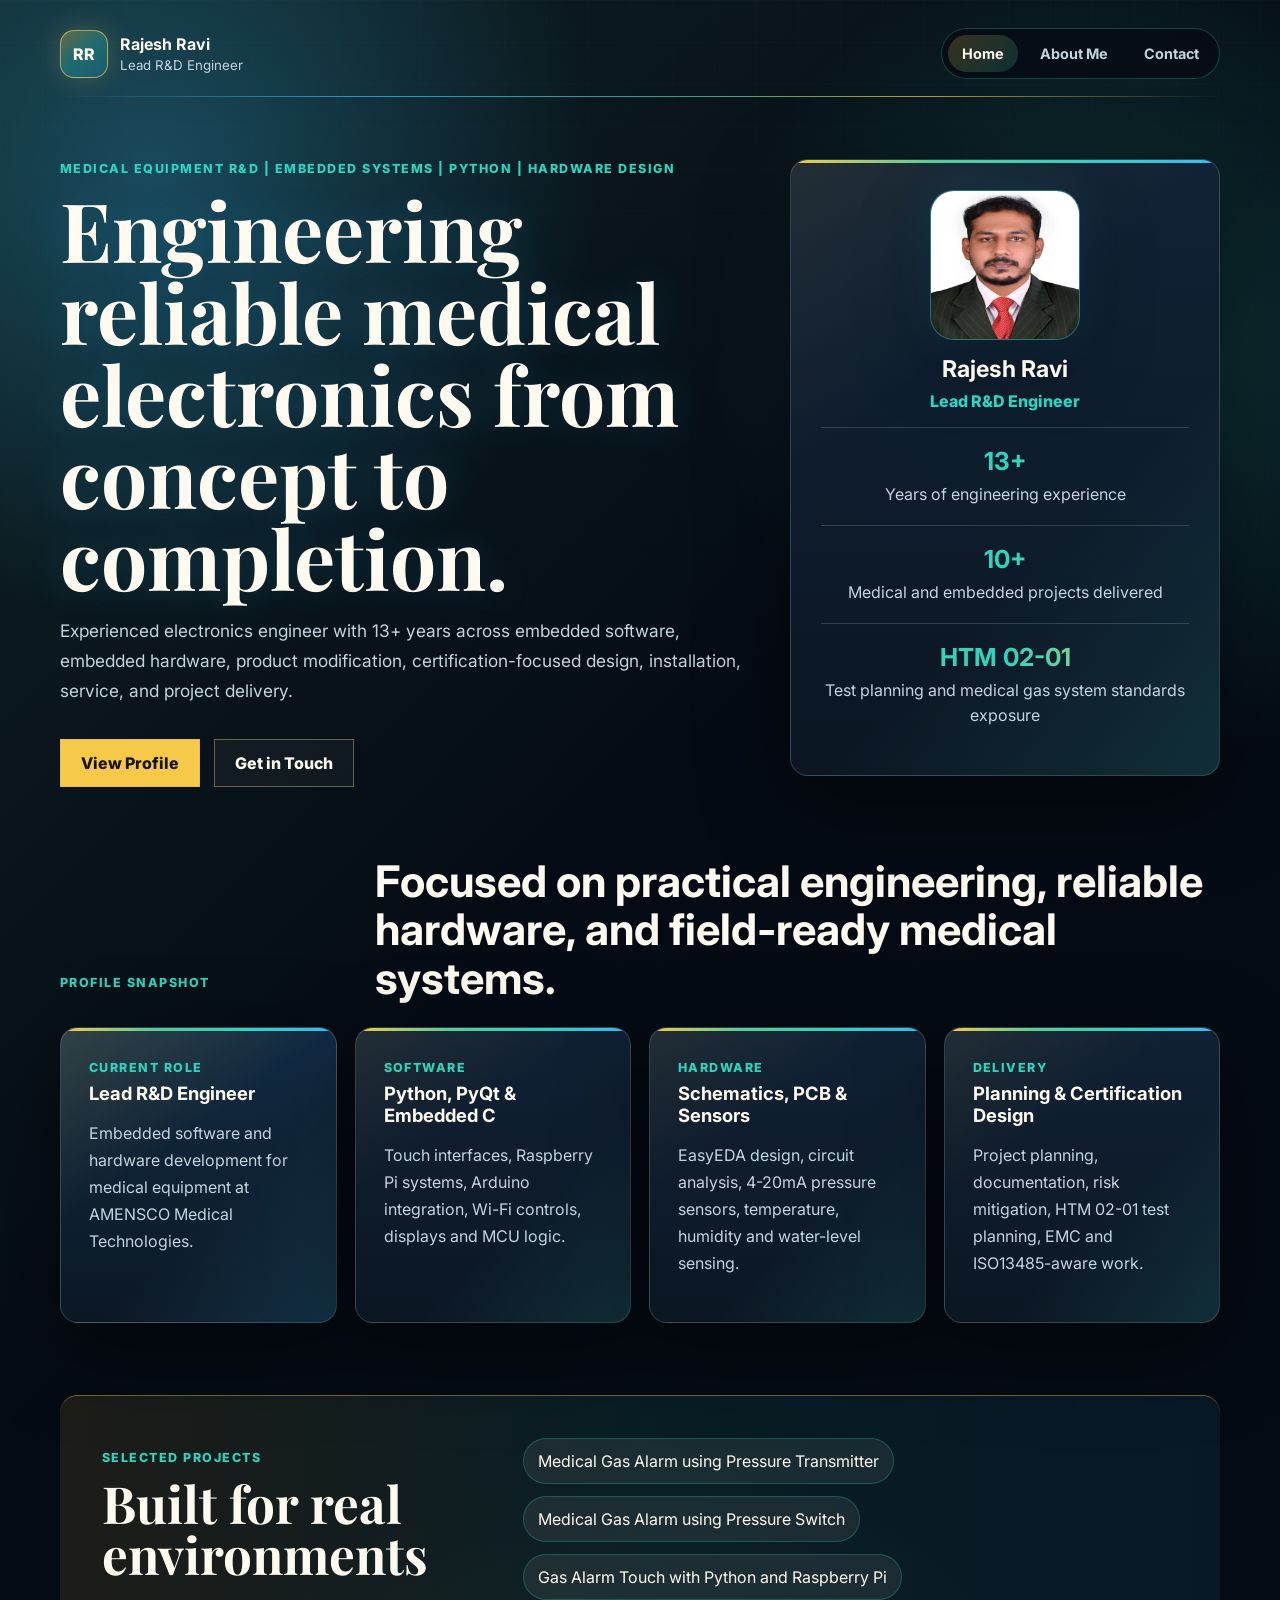
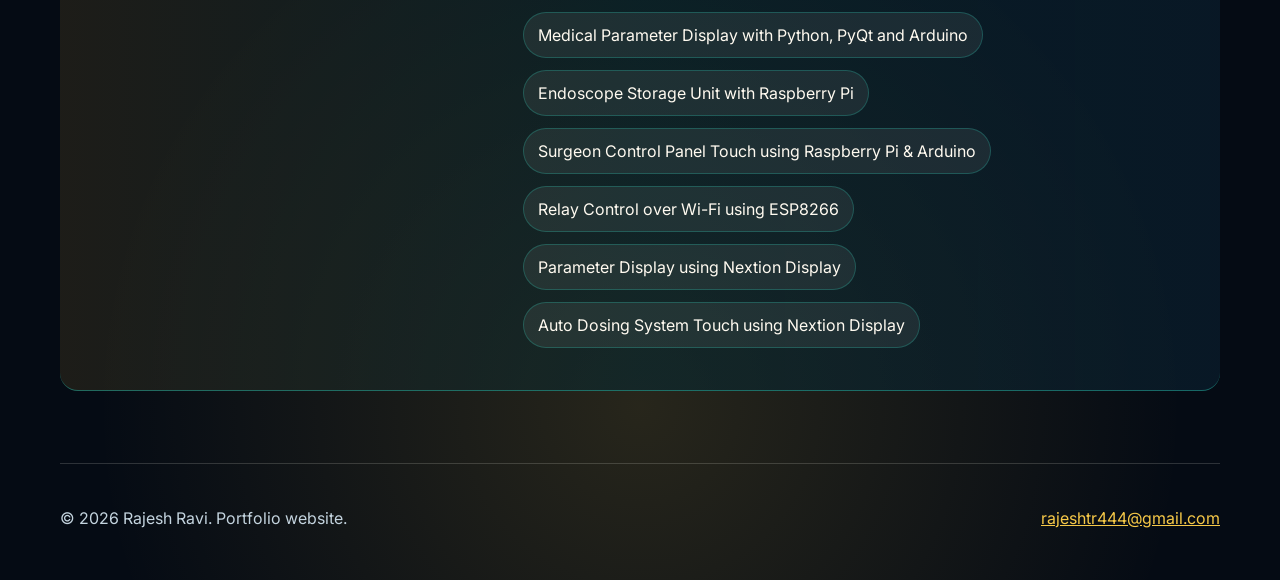
<file: index.html>
<!DOCTYPE html>
<html lang="en">
<head>
  <meta charset="UTF-8">
  <meta name="viewport" content="width=device-width, initial-scale=1.0">
  <title>Rajesh Ravi | Lead R&amp;D Engineer</title>
  <link rel="preconnect" href="https://fonts.googleapis.com">
  <link rel="preconnect" href="https://fonts.gstatic.com" crossorigin>
  <link href="https://fonts.googleapis.com/css2?family=Inter:wght@400;500;600;700;800&family=Playfair+Display:wght@700&display=swap" rel="stylesheet">
  <link rel="stylesheet" href="styles.css">
</head>
<body>
  <header class="site-header">
    <a class="brand" href="index.html" aria-label="Rajesh Ravi home">
      <span class="brand-mark">RR</span>
      <span>
        <strong>Rajesh Ravi</strong>
        <small>Lead R&amp;D Engineer</small>
      </span>
    </a>
    <nav class="main-nav" aria-label="Primary navigation">
      <a class="active" href="index.html">Home</a>
      <a href="about.html">About Me</a>
      <a href="contact.html">Contact</a>
    </nav>
  </header>

  <main>
    <section class="hero-section">
      <div class="hero-copy">
        <p class="eyebrow">Medical Equipment R&amp;D | Embedded Systems | Python | Hardware Design</p>
        <h1>Engineering reliable medical electronics from concept to completion.</h1>
        <p class="hero-lead">
          Experienced electronics engineer with 13+ years across embedded software, embedded hardware,
          product modification, certification-focused design, installation, service, and project delivery.
        </p>
        <div class="hero-actions">
          <a class="btn primary" href="about.html">View Profile</a>
          <a class="btn ghost" href="contact.html">Get in Touch</a>
        </div>
      </div>

      <aside class="hero-panel" aria-label="Professional highlights">
        <figure class="profile-frame hero-photo">
          <img src="rajesh-ravi-photo.jpg" alt="Portrait of Rajesh Ravi">
        </figure>
        <h2>Rajesh Ravi</h2>
        <p class="profile-title">Lead R&amp;D Engineer</p>
        <div class="metric">
          <strong>13+</strong>
          <span>Years of engineering experience</span>
        </div>
        <div class="metric">
          <strong>10+</strong>
          <span>Medical and embedded projects delivered</span>
        </div>
        <div class="metric">
          <strong>HTM 02-01</strong>
          <span>Test planning and medical gas system standards exposure</span>
        </div>
      </aside>
    </section>

    <section class="modern-overview">
      <div class="section-heading">
        <p class="eyebrow">Profile Snapshot</p>
        <h2>Focused on practical engineering, reliable hardware, and field-ready medical systems.</h2>
      </div>
      <div class="overview-grid">
        <article class="feature-card highlight-card">
          <span class="card-label">Current Role</span>
          <h3>Lead R&amp;D Engineer</h3>
          <p>Embedded software and hardware development for medical equipment at AMENSCO Medical Technologies.</p>
        </article>
        <article class="feature-card">
          <span class="card-label">Software</span>
          <h3>Python, PyQt &amp; Embedded C</h3>
          <p>Touch interfaces, Raspberry Pi systems, Arduino integration, Wi-Fi controls, displays and MCU logic.</p>
        </article>
        <article class="feature-card">
          <span class="card-label">Hardware</span>
          <h3>Schematics, PCB &amp; Sensors</h3>
          <p>EasyEDA design, circuit analysis, 4-20mA pressure sensors, temperature, humidity and water-level sensing.</p>
        </article>
        <article class="feature-card">
          <span class="card-label">Delivery</span>
          <h3>Planning &amp; Certification Design</h3>
          <p>Project planning, documentation, risk mitigation, HTM 02-01 test planning, EMC and ISO13485-aware work.</p>
        </article>
      </div>
    </section>

    <section class="timeline-band">
      <div>
        <p class="eyebrow">Selected Projects</p>
        <h2>Built for real environments</h2>
      </div>
      <div class="project-list">
        <span>Medical Gas Alarm using Pressure Transmitter</span>
        <span>Medical Gas Alarm using Pressure Switch</span>
        <span>Gas Alarm Touch with Python and Raspberry Pi</span>
        <span>Medical Parameter Display with Python, PyQt and Arduino</span>
        <span>Endoscope Storage Unit with Raspberry Pi</span>
        <span>Surgeon Control Panel Touch using Raspberry Pi & Arduino</span>
        <span>Relay Control over Wi-Fi using ESP8266</span>
        <span>Parameter Display using Nextion Display</span>
        <span>Auto Dosing System Touch using Nextion Display</span>
      </div>
    </section>
  </main>

  <footer class="site-footer">
    <p>&copy; 2026 Rajesh Ravi. Portfolio website.</p>
    <a href="mailto:rajeshtr444@gmail.com">rajeshtr444@gmail.com</a>
  </footer>
</body>
</html>
</file>
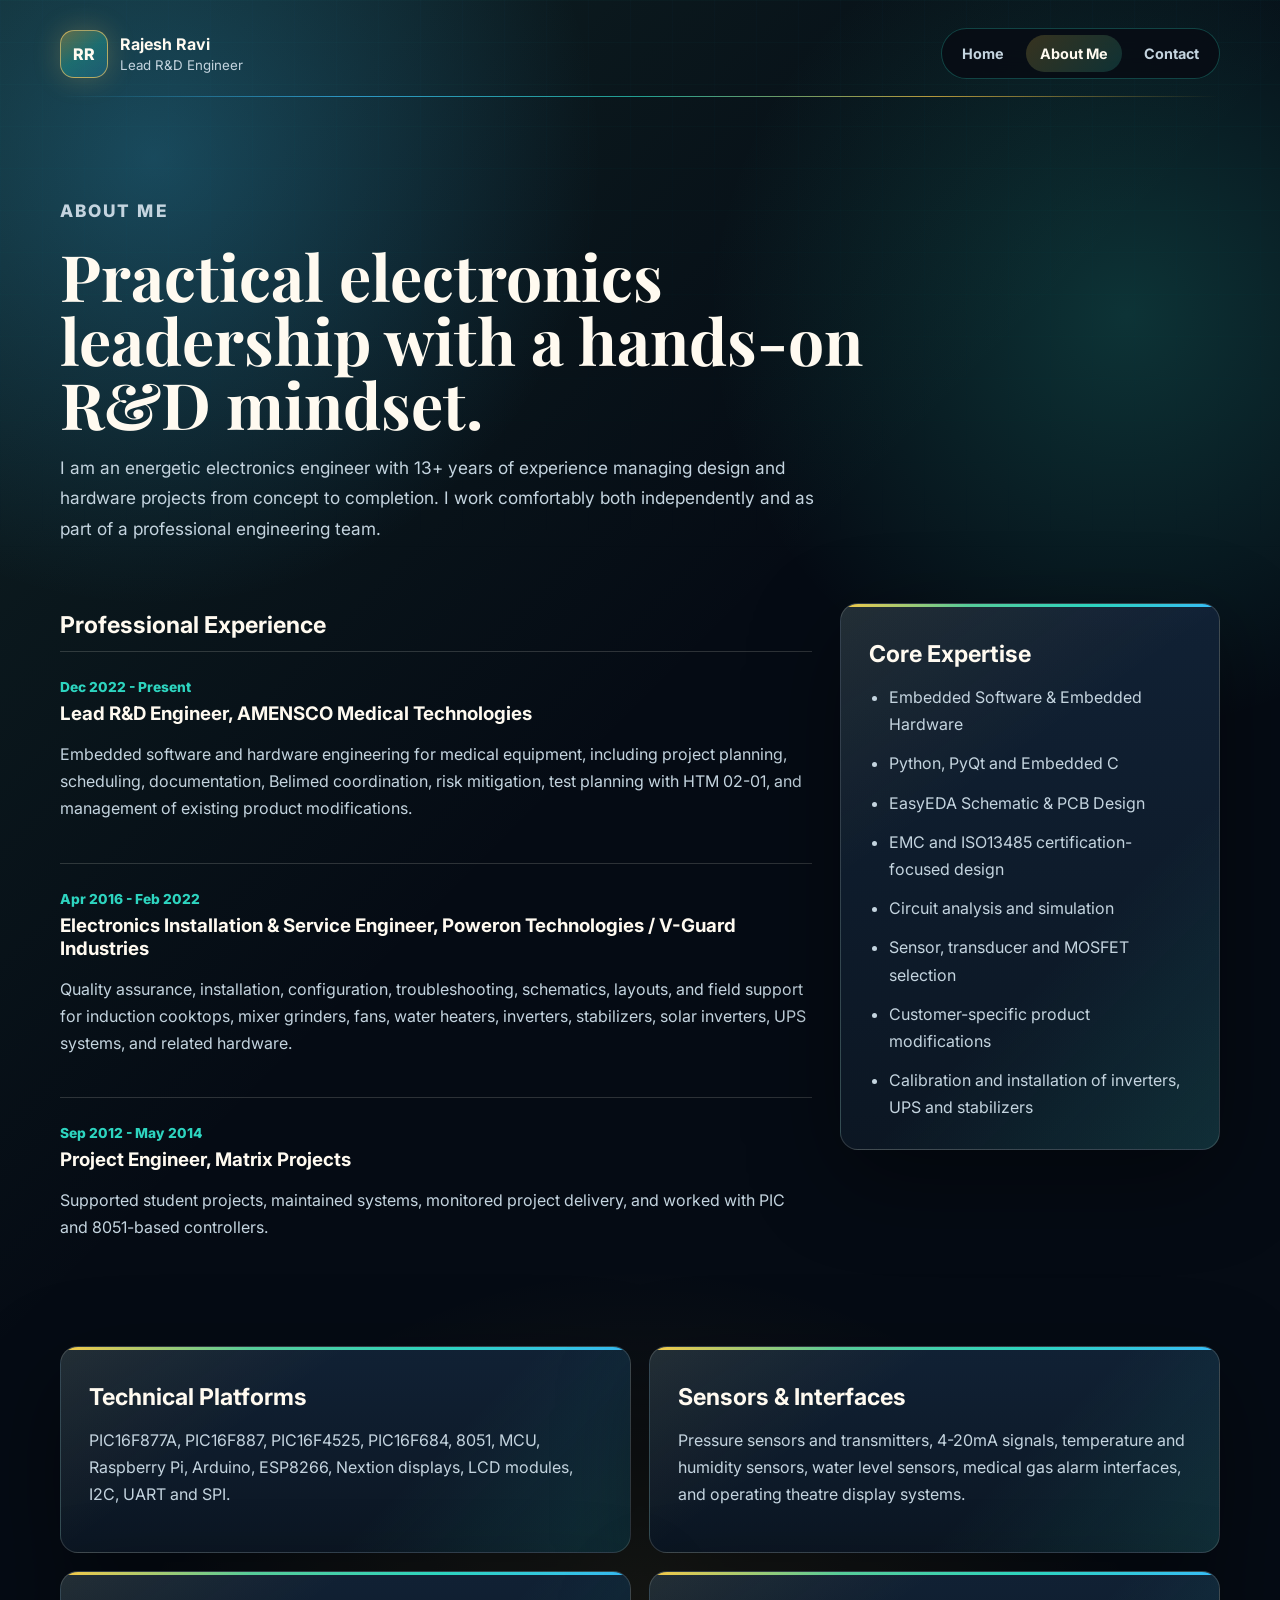
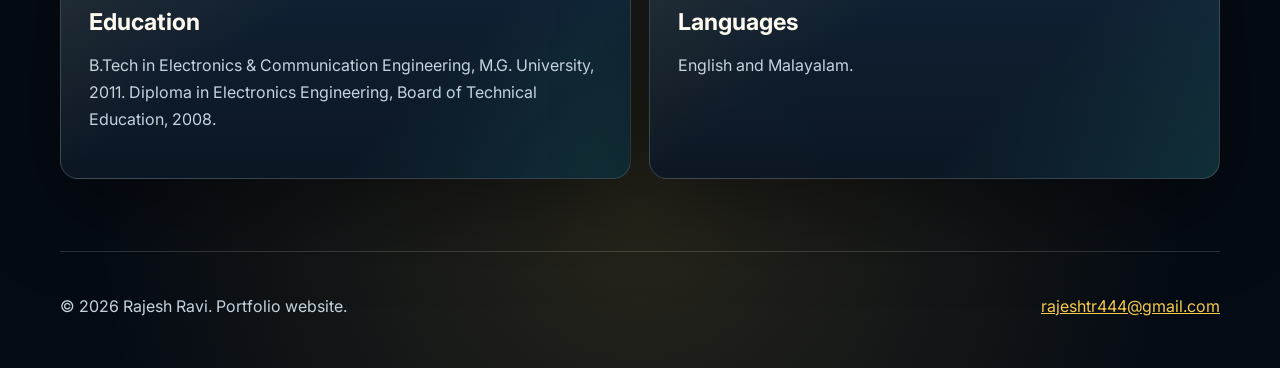
<file: about.html>
<!DOCTYPE html>
<html lang="en">
<head>
  <meta charset="UTF-8">
  <meta name="viewport" content="width=device-width, initial-scale=1.0">
  <title>About Me | Rajesh Ravi</title>
  <link rel="preconnect" href="https://fonts.googleapis.com">
  <link rel="preconnect" href="https://fonts.gstatic.com" crossorigin>
  <link href="https://fonts.googleapis.com/css2?family=Inter:wght@400;500;600;700;800&family=Playfair+Display:wght@700&display=swap" rel="stylesheet">
  <link rel="stylesheet" href="styles.css">
</head>
<body>
  <header class="site-header">
    <a class="brand" href="index.html" aria-label="Rajesh Ravi home">
      <span class="brand-mark">RR</span>
      <span>
        <strong>Rajesh Ravi</strong>
        <small>Lead R&amp;D Engineer</small>
      </span>
    </a>
    <nav class="main-nav" aria-label="Primary navigation">
      <a href="index.html">Home</a>
      <a class="active" href="about.html">About Me</a>
      <a href="contact.html">Contact</a>
    </nav>
  </header>

  <main class="content-page">
    <section class="page-title">
      <p class="eyebrow">About Me</p>
      <h1>Practical electronics leadership with a hands-on R&amp;D mindset.</h1>
      <p>
        I am an energetic electronics engineer with 13+ years of experience managing design and hardware
        projects from concept to completion. I work comfortably both independently and as part of a
        professional engineering team.
      </p>
    </section>

    <section class="split-layout">
      <div>
        <h2>Professional Experience</h2>
        <div class="experience-item">
          <span>Dec 2022 - Present</span>
          <h3>Lead R&amp;D Engineer, AMENSCO Medical Technologies</h3>
          <p>
            Embedded software and hardware engineering for medical equipment, including project planning,
            scheduling, documentation, Belimed coordination, risk mitigation, test planning with HTM 02-01,
            and management of existing product modifications.
          </p>
        </div>
        <div class="experience-item">
          <span>Apr 2016 - Feb 2022</span>
          <h3>Electronics Installation &amp; Service Engineer, Poweron Technologies / V-Guard Industries</h3>
          <p>
            Quality assurance, installation, configuration, troubleshooting, schematics, layouts, and field
            support for induction cooktops, mixer grinders, fans, water heaters, inverters, stabilizers,
            solar inverters, UPS systems, and related hardware.
          </p>
        </div>
        <div class="experience-item">
          <span>Sep 2012 - May 2014</span>
          <h3>Project Engineer, Matrix Projects</h3>
          <p>
            Supported student projects, maintained systems, monitored project delivery, and worked with
            PIC and 8051-based controllers.
          </p>
        </div>
      </div>

      <aside class="skill-panel">
        <h2>Core Expertise</h2>
        <ul class="skill-list">
          <li>Embedded Software &amp; Embedded Hardware</li>
          <li>Python, PyQt and Embedded C</li>
          <li>EasyEDA Schematic &amp; PCB Design</li>
          <li>EMC and ISO13485 certification-focused design</li>
          <li>Circuit analysis and simulation</li>
          <li>Sensor, transducer and MOSFET selection</li>
          <li>Customer-specific product modifications</li>
          <li>Calibration and installation of inverters, UPS and stabilizers</li>
        </ul>
      </aside>
    </section>

    <section class="details-grid">
      <article>
        <h2>Technical Platforms</h2>
        <p>
          PIC16F877A, PIC16F887, PIC16F4525, PIC16F684, 8051, MCU, Raspberry Pi, Arduino,
          ESP8266, Nextion displays, LCD modules, I2C, UART and SPI.
        </p>
      </article>
      <article>
        <h2>Sensors &amp; Interfaces</h2>
        <p>
          Pressure sensors and transmitters, 4-20mA signals, temperature and humidity sensors,
          water level sensors, medical gas alarm interfaces, and operating theatre display systems.
        </p>
      </article>
      <article>
        <h2>Education</h2>
        <p>
          B.Tech in Electronics &amp; Communication Engineering, M.G. University, 2011.
          Diploma in Electronics Engineering, Board of Technical Education, 2008.
        </p>
      </article>
      <article>
        <h2>Languages</h2>
        <p>English and Malayalam.</p>
      </article>
    </section>
  </main>

  <footer class="site-footer">
    <p>&copy; 2026 Rajesh Ravi. Portfolio website.</p>
    <a href="mailto:rajeshtr444@gmail.com">rajeshtr444@gmail.com</a>
  </footer>
</body>
</html>
</file>
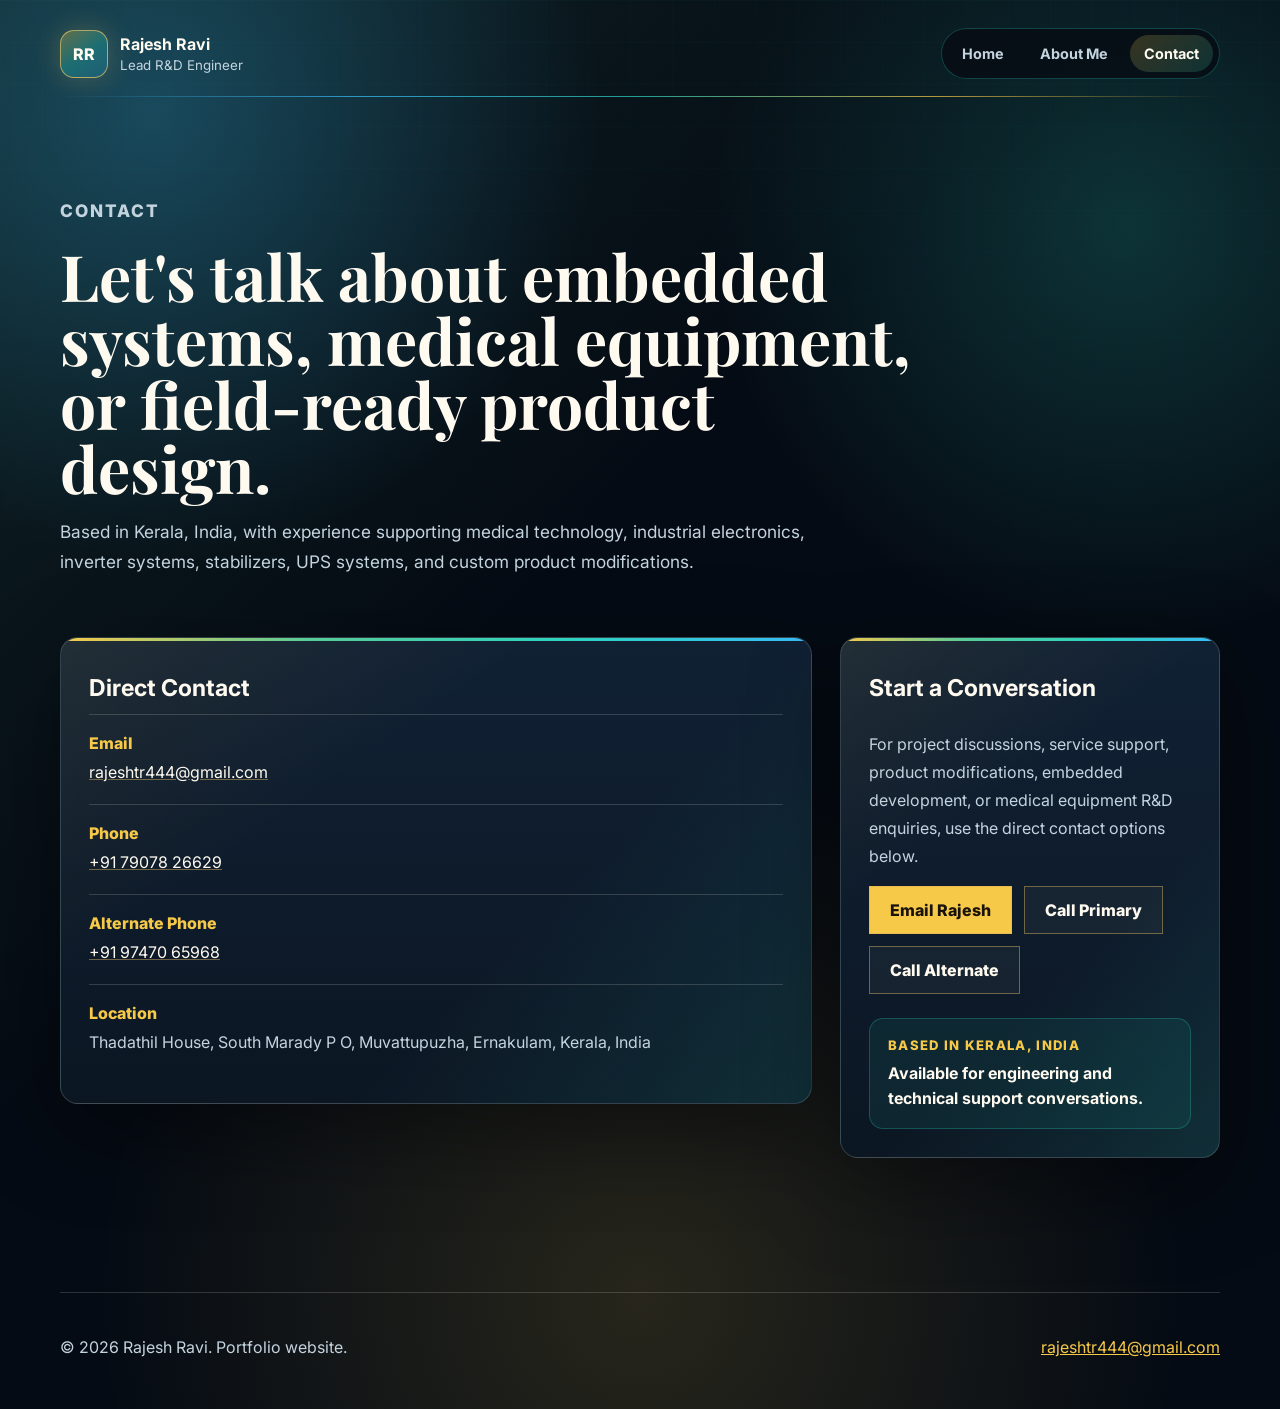
<file: contact.html>
<!DOCTYPE html>
<html lang="en">
<head>
  <meta charset="UTF-8">
  <meta name="viewport" content="width=device-width, initial-scale=1.0">
  <title>Contact | Rajesh Ravi</title>
  <link rel="preconnect" href="https://fonts.googleapis.com">
  <link rel="preconnect" href="https://fonts.gstatic.com" crossorigin>
  <link href="https://fonts.googleapis.com/css2?family=Inter:wght@400;500;600;700;800&family=Playfair+Display:wght@700&display=swap" rel="stylesheet">
  <link rel="stylesheet" href="styles.css">
</head>
<body>
  <header class="site-header">
    <a class="brand" href="index.html" aria-label="Rajesh Ravi home">
      <span class="brand-mark">RR</span>
      <span>
        <strong>Rajesh Ravi</strong>
        <small>Lead R&amp;D Engineer</small>
      </span>
    </a>
    <nav class="main-nav" aria-label="Primary navigation">
      <a href="index.html">Home</a>
      <a href="about.html">About Me</a>
      <a class="active" href="contact.html">Contact</a>
    </nav>
  </header>

  <main class="content-page contact-page">
    <section class="page-title">
      <p class="eyebrow">Contact</p>
      <h1>Let's talk about embedded systems, medical equipment, or field-ready product design.</h1>
      <p>
        Based in Kerala, India, with experience supporting medical technology, industrial electronics,
        inverter systems, stabilizers, UPS systems, and custom product modifications.
      </p>
    </section>

    <section class="contact-layout">
      <div class="contact-card">
        <h2>Direct Contact</h2>
        <dl>
          <div>
            <dt>Email</dt>
            <dd><a href="mailto:rajeshtr444@gmail.com">rajeshtr444@gmail.com</a></dd>
          </div>
          <div>
            <dt>Phone</dt>
            <dd><a href="tel:+917907826629">+91 79078 26629</a></dd>
          </div>
          <div>
            <dt>Alternate Phone</dt>
            <dd><a href="tel:+919747065968">+91 97470 65968</a></dd>
          </div>
          <div>
            <dt>Location</dt>
            <dd>Thadathil House, South Marady P O, Muvattupuzha, Ernakulam, Kerala, India</dd>
          </div>
        </dl>
      </div>

      <div class="contact-form contact-action-panel">
        <h2>Start a Conversation</h2>
        <p>
          For project discussions, service support, product modifications, embedded development, or medical
          equipment R&amp;D enquiries, use the direct contact options below.
        </p>
        <div class="contact-actions">
          <a class="btn primary" href="mailto:rajeshtr444@gmail.com?subject=Portfolio%20Enquiry">Email Rajesh</a>
          <a class="btn ghost" href="tel:+917907826629">Call Primary</a>
          <a class="btn ghost" href="tel:+919747065968">Call Alternate</a>
        </div>
        <div class="response-note">
          <span>Based in Kerala, India</span>
          <strong>Available for engineering and technical support conversations.</strong>
        </div>
      </div>
    </section>
  </main>

  <footer class="site-footer">
    <p>&copy; 2026 Rajesh Ravi. Portfolio website.</p>
    <a href="mailto:rajeshtr444@gmail.com">rajeshtr444@gmail.com</a>
  </footer>
</body>
</html>
</file>
<file: styles.css>
:root {
  color-scheme: dark;
  --bg: #050b14;
  --panel: #0c1724;
  --panel-soft: #112236;
  --ink: #fffaf0;
  --muted: #c4d4df;
  --line: rgba(255, 250, 240, 0.16);
  --gold: #f7c948;
  --coral: #ff8a5b;
  --cyan: #2dd4bf;
  --violet: #5eead4;
  --green: #57cc99;
  --blue: #38bdf8;
  --shadow: 0 28px 90px rgba(0, 0, 0, 0.42);
  --radius: 18px;
}

* {
  box-sizing: border-box;
}

body {
  margin: 0;
  min-height: 100vh;
  background:
    radial-gradient(circle at 12% 8%, rgba(56, 189, 248, 0.28), transparent 28rem),
    radial-gradient(circle at 88% 16%, rgba(45, 212, 191, 0.2), transparent 26rem),
    radial-gradient(circle at 50% 92%, rgba(247, 201, 72, 0.14), transparent 34rem),
    linear-gradient(135deg, rgba(87, 204, 153, 0.12), transparent 42%),
    var(--bg);
  color: var(--ink);
  font-family: Inter, system-ui, -apple-system, BlinkMacSystemFont, "Segoe UI", sans-serif;
  font-size: 16px;
}

body::before {
  content: "";
  position: fixed;
  inset: 0;
  pointer-events: none;
  opacity: 0.13;
  background-image:
    linear-gradient(rgba(45, 212, 191, 0.22) 1px, transparent 1px),
    linear-gradient(90deg, rgba(56, 189, 248, 0.16) 1px, transparent 1px);
  background-size: 42px 42px;
  mask-image: linear-gradient(to bottom, black, transparent 72%);
}

a {
  color: inherit;
}

.site-header,
.site-footer,
main {
  width: min(1160px, calc(100% - 40px));
  margin: 0 auto;
}

.site-header {
  display: flex;
  align-items: center;
  justify-content: space-between;
  gap: 24px;
  padding: 28px 0;
  position: relative;
  z-index: 2;
}

.site-header::after {
  content: "";
  position: absolute;
  left: 0;
  right: 0;
  bottom: 10px;
  height: 1px;
  background: linear-gradient(90deg, transparent, var(--blue), var(--cyan), var(--gold), transparent);
  opacity: 0.72;
}

.brand {
  display: inline-flex;
  align-items: center;
  gap: 12px;
  text-decoration: none;
}

.brand-mark {
  display: grid;
  place-items: center;
  width: 48px;
  height: 48px;
  border: 1px solid rgba(255, 209, 102, 0.62);
  background: linear-gradient(145deg, rgba(247, 201, 72, 0.34), rgba(45, 212, 191, 0.3), rgba(56, 189, 248, 0.2));
  color: var(--ink);
  font-weight: 800;
  box-shadow: 0 0 28px rgba(255, 209, 102, 0.22);
  border-radius: 14px;
}

.brand strong,
.brand small {
  display: block;
}

.brand small {
  color: var(--muted);
  margin-top: 3px;
}

.main-nav {
  display: flex;
  align-items: center;
  gap: 8px;
  padding: 6px;
  border: 1px solid rgba(45, 212, 191, 0.28);
  background: rgba(7, 9, 17, 0.72);
  backdrop-filter: blur(18px);
  border-radius: 999px;
}

.main-nav a {
  padding: 10px 14px;
  color: var(--muted);
  text-decoration: none;
  font-weight: 700;
  font-size: 0.9rem;
  border-radius: 999px;
}

.main-nav a:hover,
.main-nav a.active {
  background: linear-gradient(135deg, rgba(247, 201, 72, 0.2), rgba(45, 212, 191, 0.18));
  color: var(--ink);
}

.hero-section {
  display: grid;
  grid-template-columns: minmax(0, 1fr) minmax(320px, 430px);
  gap: 44px;
  min-height: 70vh;
  align-items: center;
  padding: 42px 0 70px;
  position: relative;
  z-index: 1;
}

.hero-copy h1,
.page-title h1 {
  margin: 0;
  max-width: 860px;
  font-family: "Playfair Display", Georgia, serif;
  font-size: clamp(2.9rem, 6.4vw, 5.4rem);
  line-height: 1;
  letter-spacing: 0;
}

.hero-copy h1 {
  text-shadow: 0 0 42px rgba(56, 189, 248, 0.2);
}

.eyebrow,
.card-label {
  color: var(--cyan);
  font-size: 0.78rem;
  font-weight: 800;
  letter-spacing: 0.12em;
  text-transform: uppercase;
}

.hero-lead,
.page-title p {
  max-width: 760px;
  color: var(--muted);
  font-size: 1.08rem;
  line-height: 1.75;
}

.hero-actions {
  display: flex;
  flex-wrap: wrap;
  gap: 14px;
  margin-top: 32px;
}

.btn {
  display: inline-flex;
  align-items: center;
  justify-content: center;
  min-height: 48px;
  padding: 0 20px;
  border: 1px solid rgba(214, 173, 97, 0.48);
  color: var(--ink);
  text-decoration: none;
  font-weight: 800;
  cursor: pointer;
}

.btn.primary {
  background: var(--gold);
  color: #19130b;
}

.btn.ghost {
  background: rgba(246, 240, 228, 0.04);
}

.hero-panel,
.feature-card,
.skill-panel,
.details-grid article,
.contact-card,
.contact-form {
  border: 1px solid rgba(255, 250, 240, 0.15);
  background:
    linear-gradient(145deg, rgba(247, 201, 72, 0.08), transparent 34%),
    linear-gradient(315deg, rgba(45, 212, 191, 0.13), transparent 38%),
    linear-gradient(180deg, rgba(17, 34, 54, 0.97), rgba(12, 23, 36, 0.97));
  box-shadow: var(--shadow);
  border-radius: var(--radius);
}

.feature-card,
.details-grid article,
.contact-card,
.contact-form,
.skill-panel,
.hero-panel {
  position: relative;
  overflow: hidden;
}

.feature-card::before,
.details-grid article::before,
.contact-card::before,
.contact-form::before,
.skill-panel::before,
.hero-panel::before {
  content: "";
  position: absolute;
  inset: 0 0 auto;
  height: 3px;
  background: linear-gradient(90deg, var(--gold), var(--green), var(--cyan), var(--blue));
}

.hero-panel {
  padding: 30px;
  text-align: center;
}

.profile-frame {
  margin: 0;
  border: 1px solid rgba(45, 212, 191, 0.38);
  background:
    linear-gradient(145deg, rgba(247, 201, 72, 0.16), rgba(45, 212, 191, 0.12)),
    var(--panel-soft);
  box-shadow: 0 22px 70px rgba(0, 0, 0, 0.34), 0 0 42px rgba(56, 189, 248, 0.14);
  overflow: hidden;
  border-radius: 24px;
}

.profile-frame img {
  display: block;
  width: 100%;
  height: 100%;
  object-fit: cover;
  object-position: center top;
}

.hero-photo {
    width: 150px;
    height: 150px;
    margin: 0 auto 15px;
}


.profile-title {
  margin: -4px 0 16px;
  color: var(--cyan);
  font-weight: 800;
}

.circuit-art {
  position: relative;
  height: 230px;
  margin-bottom: 26px;
  overflow: hidden;
  border: 1px solid rgba(45, 212, 191, 0.36);
  background:
    radial-gradient(circle at 26% 34%, rgba(247, 201, 72, 0.82) 0 5px, transparent 6px),
    radial-gradient(circle at 62% 58%, rgba(45, 212, 191, 0.78) 0 5px, transparent 6px),
    radial-gradient(circle at 78% 28%, rgba(56, 189, 248, 0.78) 0 4px, transparent 5px),
    linear-gradient(90deg, transparent 14%, rgba(247, 201, 72, 0.58) 14% 15%, transparent 15%),
    linear-gradient(0deg, transparent 44%, rgba(45, 212, 191, 0.56) 44% 45%, transparent 45%),
    linear-gradient(135deg, rgba(56, 189, 248, 0.3), rgba(45, 212, 191, 0.2), rgba(247, 201, 72, 0.12));
  box-shadow: inset 0 0 50px rgba(56, 189, 248, 0.17);
}

.circuit-art span {
  position: absolute;
  border: 1px solid rgba(255, 250, 240, 0.2);
  background: rgba(7, 9, 17, 0.46);
  box-shadow: 0 0 30px rgba(45, 212, 191, 0.18);
}

.circuit-art span:nth-child(1) {
  width: 86px;
  height: 58px;
  left: 22px;
  top: 28px;
}

.circuit-art span:nth-child(2) {
  width: 120px;
  height: 78px;
  right: 28px;
  top: 46px;
}

.circuit-art span:nth-child(3) {
  width: 64px;
  height: 64px;
  left: 52px;
  bottom: 34px;
}

.circuit-art span:nth-child(4) {
  width: 92px;
  height: 36px;
  right: 58px;
  bottom: 42px;
}

.metric {
  display: grid;
  gap: 6px;
  padding: 18px 0;
  border-top: 1px solid var(--line);
}

.metric strong {
  background: linear-gradient(90deg, var(--green), var(--cyan), var(--gold));
  -webkit-background-clip: text;
  background-clip: text;
  color: transparent;
  font-size: 1.55rem;
}

.metric span {
  color: var(--muted);
  line-height: 1.55;
}

.section-grid,
.details-grid {
  display: grid;
  grid-template-columns: repeat(3, minmax(0, 1fr));
  gap: 18px;
  padding-bottom: 72px;
}

.modern-overview {
  padding-bottom: 72px;
}

.section-heading {
  display: grid;
  grid-template-columns: 0.34fr 1fr;
  gap: 28px;
  align-items: end;
  margin-bottom: 24px;
}

.section-heading h2 {
  margin: 0;
  max-width: 850px;
  font-size: clamp(1.7rem, 3.4vw, 3rem);
  line-height: 1.12;
}

.overview-grid {
  display: grid;
  grid-template-columns: repeat(4, minmax(0, 1fr));
  gap: 18px;
}

.feature-card,
.details-grid article {
  padding: 28px;
}

.feature-card h3 {
  font-size: 1.15rem;
}

.highlight-card {
  background:
    linear-gradient(145deg, rgba(247, 201, 72, 0.14), transparent 40%),
    linear-gradient(315deg, rgba(56, 189, 248, 0.16), transparent 42%),
    linear-gradient(180deg, rgba(18, 45, 70, 0.98), rgba(12, 23, 36, 0.98));
}

h2,
h3,
p {
  overflow-wrap: anywhere;
}

h2 {
  margin: 8px 0 12px;
  font-size: 1.45rem;
}

h3 {
  margin: 6px 0 10px;
  color: var(--ink);
}

.feature-card p,
.details-grid p,
.experience-item p,
.skill-list,
.contact-card dd {
  color: var(--muted);
  line-height: 1.7;
}

.timeline-band {
  display: grid;
  grid-template-columns: 0.6fr 1fr;
  gap: 28px;
  align-items: start;
  padding: 42px;
  margin-bottom: 72px;
  border-top: 1px solid rgba(247, 201, 72, 0.42);
  border-bottom: 1px solid rgba(45, 212, 191, 0.42);
  background:
    linear-gradient(90deg, rgba(247, 201, 72, 0.1), rgba(45, 212, 191, 0.1), rgba(56, 189, 248, 0.08)),
    rgba(5, 11, 20, 0.62);
  border-radius: var(--radius);
}

.timeline-band h2 {
  font-family: "Playfair Display", Georgia, serif;
  font-size: clamp(2rem, 4vw, 3.7rem);
  line-height: 1;
}

.project-list {
  display: flex;
  flex-wrap: wrap;
  gap: 12px;
}

.project-list span {
  border: 1px solid rgba(45, 212, 191, 0.26);
  background: rgba(255, 250, 240, 0.07);
  color: var(--ink);
  padding: 12px 14px;
  border-radius: 999px;
}

.content-page {
  position: relative;
  z-index: 1;
}

.page-title {
  padding: 72px 0 42px;
}

.page-title h1 {
  font-size: clamp(2.35rem, 5vw, 4.6rem);
}

.split-layout,
.contact-layout {
  display: grid;
  grid-template-columns: minmax(0, 1fr) 380px;
  gap: 28px;
  align-items: start;
  padding-bottom: 64px;
}

.experience-item {
  padding: 24px 0;
  border-top: 1px solid var(--line);
}

.experience-item span {
  color: var(--cyan);
  font-weight: 800;
  font-size: 0.86rem;
}

.skill-panel {
  padding: 28px;
  position: sticky;
  top: 24px;
}

.skill-list {
  margin: 16px 0 0;
  padding-left: 20px;
}

.skill-list li + li {
  margin-top: 12px;
}

.details-grid {
  grid-template-columns: repeat(2, minmax(0, 1fr));
}

.contact-page {
  padding-bottom: 70px;
}

.contact-card,
.contact-form {
  padding: 28px;
}

.contact-card dl {
  margin: 0;
}

.contact-card div {
  padding: 18px 0;
  border-top: 1px solid var(--line);
}

.contact-card dt {
  color: var(--gold);
  font-weight: 800;
  margin-bottom: 6px;
}

.contact-card dd {
  margin: 0;
}

.contact-card a {
  color: var(--ink);
  text-decoration-color: rgba(214, 173, 97, 0.5);
}

.contact-form {
  display: grid;
  gap: 16px;
}

.contact-action-panel p {
  margin: 0;
  color: var(--muted);
  line-height: 1.75;
}

.contact-actions {
  display: flex;
  flex-wrap: wrap;
  gap: 12px;
}

.response-note {
  display: grid;
  gap: 8px;
  margin-top: 8px;
  padding: 18px;
  border: 1px solid rgba(45, 212, 191, 0.26);
  background: rgba(45, 212, 191, 0.08);
  border-radius: 14px;
}

.response-note span {
  color: var(--gold);
  font-size: 0.82rem;
  font-weight: 800;
  text-transform: uppercase;
  letter-spacing: 0.1em;
}

.response-note strong {
  line-height: 1.55;
}

.contact-form label {
  display: grid;
  gap: 8px;
  color: var(--muted);
  font-weight: 700;
}

.contact-form input,
.contact-form textarea {
  width: 100%;
  border: 1px solid var(--line);
  background: rgba(5, 11, 20, 0.88);
  color: var(--ink);
  padding: 14px 15px;
  font: inherit;
}

.contact-form textarea {
  resize: vertical;
}

.site-footer {
  display: flex;
  align-items: center;
  justify-content: space-between;
  gap: 18px;
  padding: 28px 0 36px;
  color: var(--muted);
  border-top: 1px solid var(--line);
}

.site-footer a {
  color: var(--gold);
}

@media (max-width: 840px) {
  .site-header,
  .site-footer {
    align-items: flex-start;
    flex-direction: column;
  }

  .main-nav {
    width: 100%;
    justify-content: space-between;
  }

  .main-nav a {
    flex: 1;
    text-align: center;
    padding-inline: 8px;
  }

  .hero-section,
  .timeline-band,
  .split-layout,
  .contact-layout {
    grid-template-columns: 1fr;
  }

  .section-grid,
  .details-grid,
  .overview-grid,
  .section-heading {
    grid-template-columns: 1fr;
  }

  .hero-section {
    min-height: auto;
    padding-top: 34px;
  }

  .timeline-band {
    padding: 28px;
  }

  .skill-panel {
    position: static;
  }

}

@media (max-width: 520px) {
  .site-header,
  .site-footer,
  main {
    width: min(100% - 26px, 1160px);
  }

  .hero-copy h1,
  .page-title h1 {
    font-size: 2.45rem;
  }

  .hero-panel,
  .feature-card,
  .skill-panel,
  .details-grid article,
  .contact-card,
  .contact-form {
    padding: 22px;
  }

  .main-nav {
    overflow-x: auto;
  }
}
</file>
